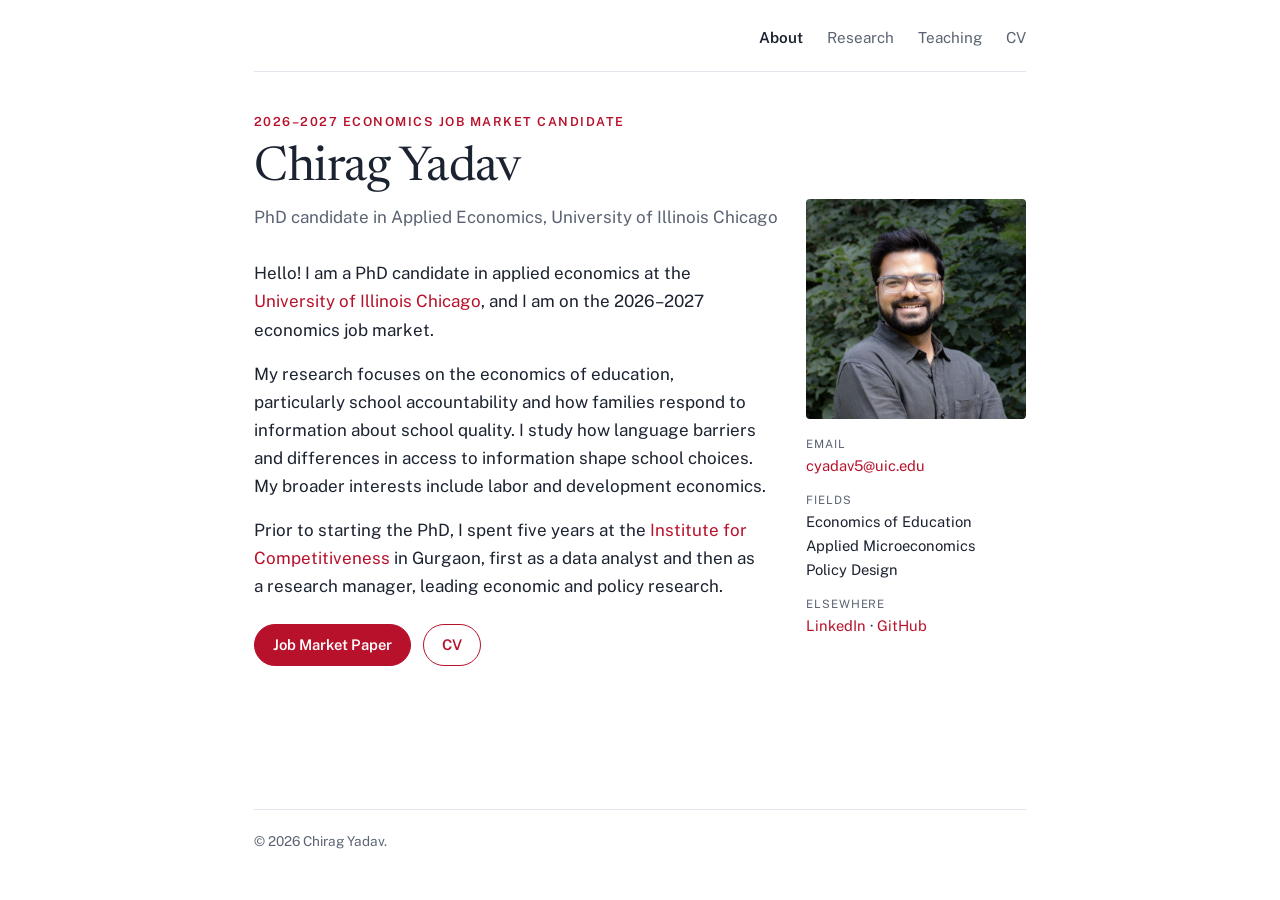
<file: index.html>
<!doctype html>
<html lang="en">
<head>
<meta charset="utf-8">
<meta name="viewport" content="width=device-width, initial-scale=1">
<title>Chirag Yadav</title>
<link rel="icon" href="/favicon.png" type="image/png">
<meta property="og:site_name" content="Chirag Yadav">
<script type="application/ld+json">
{"@context": "https://schema.org", "@type": "WebSite", "name": "Chirag Yadav", "url": "https://chirag-ydv.github.io/"}
</script>
<meta name="description" content="Chirag Yadav is a PhD candidate in applied economics at the University of Illinois Chicago, specializing in applied microeconomic topics.">
<link rel="stylesheet" href="https://fonts.googleapis.com/css2?family=Newsreader:opsz,wght@6..72,400;6..72,500;6..72,600&family=Public+Sans:ital,wght@0,400;0,600;1,400&display=swap">
<link rel="stylesheet" href="assets/css/main.css">
</head>
<body>
<div class="site page-about">
<nav class="nav" aria-label="Main">
  <a class="brand" href="./">Chirag Yadav</a>
  <ul>
    <li><a data-nav="about" href="./" aria-current="page">About</a></li>
    <li><a data-nav="research" href="research/">Research</a></li>
    <li><a data-nav="teaching" href="teaching/">Teaching</a></li>
    <li><a href="assets/pdf/Chirag_Yadav_CV.pdf" target="_blank" rel="noopener">CV</a></li>
  </ul>
</nav><main id="about">
<header>
    <p style="margin:0 0 10px; font-size:0.78rem; font-weight:600; text-transform:uppercase; letter-spacing:0.12em; color:var(--accent)">2026&ndash;2027 Economics Job Market Candidate</p>
  <h1>Chirag Yadav</h1>
  <p class="lede">PhD candidate in Applied Economics, University of Illinois Chicago</p>
</header>
<div class="about">
  <div class="text">
    <p>Hello! I am a PhD candidate in applied economics at the <a href="https://econ.uic.edu/">University of Illinois Chicago</a>, and I am on the 2026–2027 economics job market.</p>
    <p>My research focuses on the economics of education, particularly school accountability and how families respond to information about school quality. I study how language barriers and differences in access to information shape school choices. My broader interests include labor and development economics.</p>
    <p>Prior to starting the PhD, I spent five years at the <a href="https://www.competitiveness.in/">Institute for Competitiveness</a> in Gurgaon, first as a data analyst and then as a research manager, leading economic and policy research. </p>
      <p style="display:flex; flex-wrap:wrap; gap:12px; margin-top:8px">
      <a href="assets/pdf/Chirag_Yadav_JMP.pdf" target="_blank" rel="noopener" style="padding:8px 18px; border:1px solid var(--accent); border-radius:999px; font-size:0.92rem; font-weight:600; text-decoration:none; background:var(--accent); color:var(--bg)">Job Market Paper</a>
      <a href="assets/pdf/Chirag_Yadav_CV.pdf" target="_blank" rel="noopener" style="padding:8px 18px; border:1px solid var(--accent); border-radius:999px; font-size:0.92rem; font-weight:600; text-decoration:none">CV</a>
    </p>
  </div>
  <aside class="side">
    <img src="assets/img/profile.jpg" alt="Chirag Yadav" onerror="this.remove()">
    <dl>
      <div><dt>Email</dt><dd><a href="mailto:cyadav5@uic.edu">cyadav5@uic.edu</a></dd></div>
      <div><dt>Fields</dt><dd>Economics of Education<br>Applied Microeconomics<br>Policy Design</dd></div>
      <div><dt>Elsewhere</dt><dd><a href="https://www.linkedin.com/in/chirag93" target="_blank" rel="noopener">LinkedIn</a> &middot; <a href="https://github.com/chirag-ydv" target="_blank" rel="noopener">GitHub</a></dd></div>
    </dl>
  </aside>
</div>
</main>
<footer>&copy; 2026 Chirag Yadav.</footer>
</div>
</body>
</html>
</file>
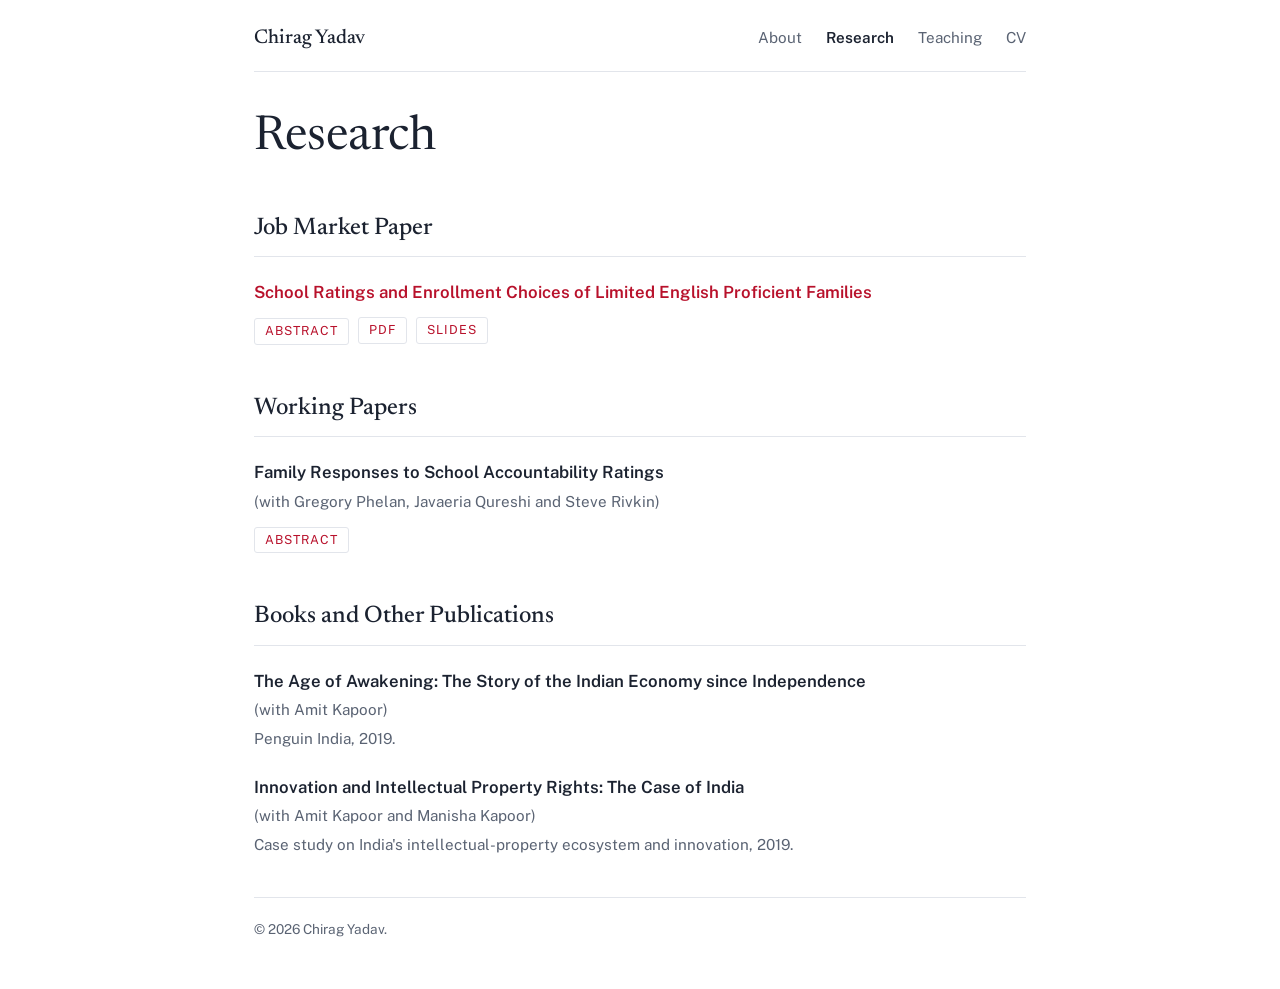
<file: research/index.html>
<!doctype html>
<html lang="en">
<head>
<meta charset="utf-8">
<meta name="viewport" content="width=device-width, initial-scale=1">
<title>Research | Chirag Yadav</title>
  <link rel="icon" href="/favicon.png" type="image/png">
<meta name="description" content="Chirag Yadav is a PhD candidate in applied economics at the University of Illinois Chicago, working on labor economics and the economics of education.">
<link rel="stylesheet" href="https://fonts.googleapis.com/css2?family=Newsreader:opsz,wght@6..72,400;6..72,500;6..72,600&family=Public+Sans:ital,wght@0,400;0,600;1,400&display=swap">
<link rel="stylesheet" href="../assets/css/main.css">
</head>
<body>
<div class="site page-research">
<nav class="nav" aria-label="Main">
  <a class="brand" href="../">Chirag Yadav</a>
  <ul>
    <li><a data-nav="about" href="../">About</a></li>
    <li><a data-nav="research" href="./" aria-current="page">Research</a></li>
    <li><a data-nav="teaching" href="../teaching/">Teaching</a></li>
    <li><a href="../assets/pdf/Chirag_Yadav_CV.pdf" target="_blank" rel="noopener">CV</a></li>
  </ul>
</nav><main id="research" class="research">
<h1>Research</h1>
<section class="group"><h2>Job Market Paper</h2>
<article class="paper"><p class="title"><a href="../assets/pdf/Chirag_Yadav_JMP.pdf" target="_blank" rel="noopener">School Ratings and Enrollment Choices of Limited English Proficient Families</a></p><div style="position:relative"><a href="../assets/pdf/Chirag_Yadav_JMP.pdf" target="_blank" rel="noopener" style="position:absolute; top:8px; left:104px; font-size:0.78rem; text-transform:uppercase; letter-spacing:0.08em; border:1px solid var(--rule); border-radius:3px; padding:2px 10px; text-decoration:none">PDF</a><a href="../assets/pdf/Chirag_Yadav_JMP_Slides.pdf" target="_blank" rel="noopener" style="position:absolute; top:8px; left:162px; font-size:0.78rem; text-transform:uppercase; letter-spacing:0.08em; border:1px solid var(--rule); border-radius:3px; padding:2px 10px; text-decoration:none">Slides</a><details><summary>Abstract</summary><p>Do school accountability ratings help families make school choices when they face language barriers? Using student-level administrative data from Texas elementary schools and a regression discontinuity design around rating thresholds, I find little evidence that higher ratings affect Hispanic Limited English Proficient (LEP) students’ enrollment. At the highest threshold, non-LEP enrollment increases by 1.9 percent and incoming transfers rise by 1.5 percentage points, although differences in responses between Hispanic LEP and non-LEP students are not statistically significant. Hispanic LEP students appear more responsive in schools with high LEP concentration. The findings suggest that public disclosure of school-quality information may have uneven effects across families facing different information and choice frictions.</p></details></div></article>
</section>
<section class="group"><h2>Working Papers</h2>
<article class="paper"><p class="title">Family Responses to School Accountability Ratings</p><p class="meta">(with Gregory Phelan, Javaeria Qureshi and Steve Rivkin)</p><details><summary>Abstract</summary><p>We use a regression discontinuity design around Texas accountability-rating thresholds to estimate how school-quality information affects enrollment and student mobility. We find that higher ratings increase enrollment primarily through incoming transfers and new entrants, with stronger responses when ratings are more informative about families' own student groups.</p></details></article>
</section>
<section class="group"><h2>Books and Other Publications</h2>
<article class="paper"><p class="title">The Age of Awakening: The Story of the Indian Economy since Independence</p><p class="meta">(with Amit Kapoor)</p><p class="meta">Penguin India, 2019.</p></article>
<article class="paper"><p class="title">Innovation and Intellectual Property Rights: The Case of India</p><p class="meta">(with Amit Kapoor and Manisha Kapoor)</p><p class="meta">Case study on India's intellectual-property ecosystem and innovation, 2019.</p></article>
</section>
</main>
<footer>&copy; 2026 Chirag Yadav.</footer>
</div>
</body>
</html>
</file>
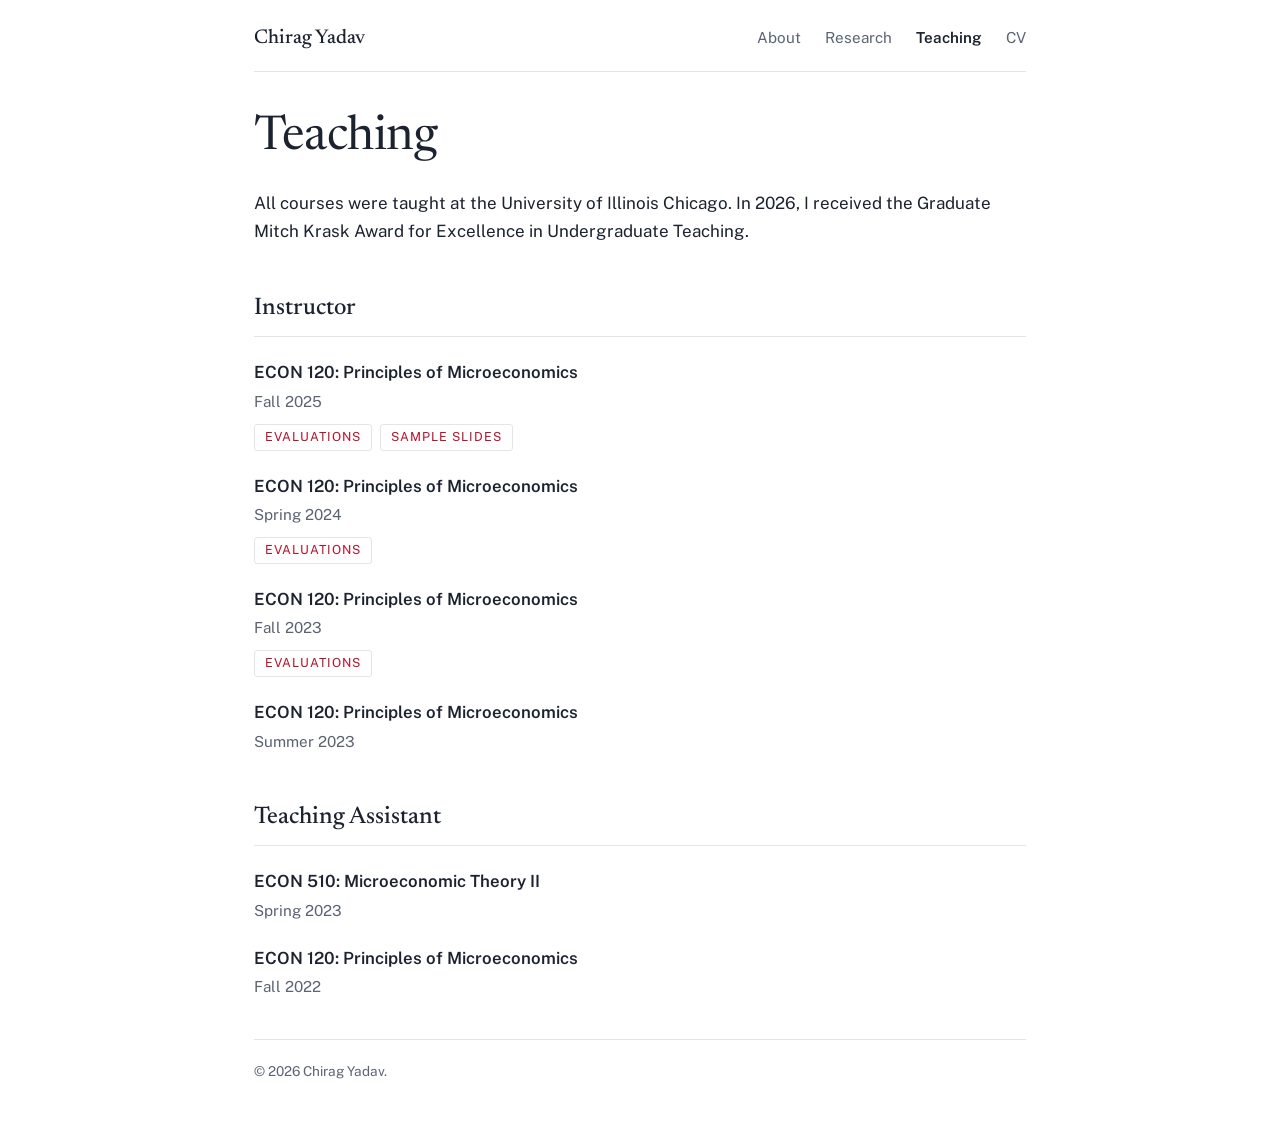
<file: teaching/index.html>
<!doctype html>
<html lang="en">
<head>
<meta charset="utf-8">
<meta name="viewport" content="width=device-width, initial-scale=1">
<title>Teaching | Chirag Yadav</title>
<link rel="icon" href="/favicon.png" type="image/png">
<meta name="description" content="Courses taught by Chirag Yadav at the University of Illinois Chicago, with teaching evaluations and sample slides.">
<link rel="stylesheet" href="https://fonts.googleapis.com/css2?family=Newsreader:opsz,wght@6..72,400;6..72,500;6..72,600&family=Public+Sans:ital,wght@0,400;0,600;1,400&display=swap">
<link rel="stylesheet" href="../assets/css/main.css">
</head>
<body>
<div class="site page-teaching">
<nav class="nav" aria-label="Main">
  <a class="brand" href="../">Chirag Yadav</a>
  <ul>
    <li><a data-nav="about" href="../">About</a></li>
    <li><a data-nav="research" href="../research/">Research</a></li>
    <li><a data-nav="teaching" href="./" aria-current="page">Teaching</a></li>
    <li><a href="../assets/pdf/Chirag_Yadav_CV.pdf" target="_blank" rel="noopener">CV</a></li>
  </ul>
</nav><main id="teaching" class="research">
<h1>Teaching</h1>
<p style="margin:-20px 0 0">All courses were taught at the University of Illinois Chicago. In 2026, I received the Graduate Mitch Krask Award for Excellence in Undergraduate Teaching.</p>
<section class="group"><h2>Instructor</h2>
<article class="paper"><p class="title">ECON 120: Principles of Microeconomics</p><p class="meta">Fall 2025</p><p style="display:flex; flex-wrap:wrap; gap:8px; margin-top:6px"><a href="../assets/pdf/Evaluations_Fall_2025.pdf" target="_blank" rel="noopener" style="font-size:0.78rem; text-transform:uppercase; letter-spacing:0.08em; border:1px solid var(--rule); border-radius:3px; padding:2px 10px; text-decoration:none">Evaluations</a><a href="../assets/pdf/Slides_Fall_2025.pdf" target="_blank" rel="noopener" style="font-size:0.78rem; text-transform:uppercase; letter-spacing:0.08em; border:1px solid var(--rule); border-radius:3px; padding:2px 10px; text-decoration:none">Sample Slides</a></p></article>
<article class="paper"><p class="title">ECON 120: Principles of Microeconomics</p><p class="meta">Spring 2024</p><p style="display:flex; flex-wrap:wrap; gap:8px; margin-top:6px"><a href="../assets/pdf/Evaluations_Spring_2024.pdf" target="_blank" rel="noopener" style="font-size:0.78rem; text-transform:uppercase; letter-spacing:0.08em; border:1px solid var(--rule); border-radius:3px; padding:2px 10px; text-decoration:none">Evaluations</a></p></article>
<article class="paper"><p class="title">ECON 120: Principles of Microeconomics</p><p class="meta">Fall 2023</p><p style="display:flex; flex-wrap:wrap; gap:8px; margin-top:6px"><a href="../assets/pdf/Evaluations_Fall_2023.pdf" target="_blank" rel="noopener" style="font-size:0.78rem; text-transform:uppercase; letter-spacing:0.08em; border:1px solid var(--rule); border-radius:3px; padding:2px 10px; text-decoration:none">Evaluations</a></p></article>
<article class="paper"><p class="title">ECON 120: Principles of Microeconomics</p><p class="meta">Summer 2023</p></article>
</section>
<section class="group"><h2>Teaching Assistant</h2>
<article class="paper"><p class="title">ECON 510: Microeconomic Theory II</p><p class="meta">Spring 2023</p></article>
<article class="paper"><p class="title">ECON 120: Principles of Microeconomics</p><p class="meta">Fall 2022</p></article>
</section>
</main>
<footer>&copy; 2026 Chirag Yadav.</footer>
</div>
</body>
</html>
</file>
<file: assets/css/main.css>
html, body { height: 100% }

/* Layout: one narrow reading column under a thin nav bar; whitespace does the work, rules only between sections. */
:root {
  --bg: #ffffff; --fg: #1b2230; --muted: #5a6373; --rule: #e2e5eb; --wash: #f5f6f9; --accent: #b8112b;
  --display: "Newsreader", "Iowan Old Style", Georgia, serif;
  --body: "Public Sans", -apple-system, "Segoe UI", Helvetica, Arial, sans-serif;
}
@media (prefers-color-scheme: dark) {
  :root:not([data-theme="light"]) { --bg: #12161d; --fg: #e6e9ef; --muted: #9aa3b3; --rule: #2a313d; --wash: #1a2029; --accent: #ff7a8a; color-scheme: dark }
}
:root[data-theme="dark"] { --bg: #12161d; --fg: #e6e9ef; --muted: #9aa3b3; --rule: #2a313d; --wash: #1a2029; --accent: #ff7a8a; color-scheme: dark }
* { box-sizing: border-box }
body { margin: 0; background: var(--bg); color: var(--fg); font-family: var(--body); font-size: 17px; line-height: 1.65; -webkit-font-smoothing: antialiased }
.site { max-width: 820px; margin: 0 auto; padding-inline: 24px; padding-block: 0 48px; display: flex; flex-direction: column; gap: 40px; min-height: 100% }
a { color: var(--accent); text-decoration: none }
a:hover { text-decoration: underline; text-underline-offset: 3px }
a:focus-visible, summary:focus-visible { outline: 2px solid var(--accent); outline-offset: 3px; border-radius: 2px }
.nav { display: flex; flex-wrap: wrap; align-items: baseline; justify-content: space-between; gap: 8px 24px; padding-block: 22px 16px; border-bottom: 1px solid var(--rule) }
.brand { font-family: var(--display); font-size: 1.25rem; font-weight: 500; color: var(--fg) }
.page-about .brand { visibility: hidden }
.nav ul { list-style: none; display: flex; gap: 24px; margin: 0 0 0 auto; padding: 0 }
.nav ul a { color: var(--muted); font-size: 0.95rem }
.nav ul a[aria-current="page"] { color: var(--fg); font-weight: 600 }
main { display: flex; flex-direction: column; gap: 28px }
h1 { font-family: var(--display); font-weight: 400; font-size: clamp(2.2rem, 6vw, 3rem); line-height: 1.1; margin: 0; text-wrap: balance; letter-spacing: -0.01em }
.lede { color: var(--muted); margin: 8px 0 0 }
.about { display: grid; grid-template-columns: minmax(0, 1fr) 220px; gap: 40px; align-items: start }
.about .text { display: flex; flex-direction: column; gap: 16px; min-width: 0 }
.about p, .paper p { margin: 0 }
.side { display: flex; flex-direction: column; gap: 16px; font-size: 0.92rem }
.side img { width: 100%; aspect-ratio: 1; object-fit: cover; border-radius: 4px }
.side dl { margin: 0; display: flex; flex-direction: column; gap: 12px }
.side dt { color: var(--muted); font-size: 0.72rem; text-transform: uppercase; letter-spacing: 0.08em }
.side dd { margin: 0; overflow-wrap: anywhere }
h2 { font-family: var(--display); font-weight: 500; font-size: 1.5rem; margin: 0; padding-bottom: 8px; border-bottom: 1px solid var(--rule) }
.group { display: flex; flex-direction: column; gap: 24px }
.research { display: flex; flex-direction: column; gap: 44px }
.paper { display: flex; flex-direction: column; gap: 4px }
.paper .title { font-weight: 600; font-size: 1.05rem; line-height: 1.4; text-wrap: balance }
.paper .meta { color: var(--muted); font-size: 0.95rem }
details { margin-top: 6px }
summary { cursor: pointer; display: inline-block; list-style: none; font-size: 0.78rem; text-transform: uppercase; letter-spacing: 0.08em; color: var(--accent); border: 1px solid var(--rule); border-radius: 3px; padding: 2px 10px }
summary::-webkit-details-marker { display: none }
details[open] summary { background: var(--wash) }
details p { margin-top: 12px; padding: 14px 16px; background: var(--wash); border-radius: 4px; font-size: 0.95rem }
footer { margin-top: auto; padding-top: 20px; border-top: 1px solid var(--rule); color: var(--muted); font-size: 0.85rem }
@media (max-width: 640px) {
  body { font-size: 16px }
  .about { grid-template-columns: minmax(0, 1fr); gap: 28px }
  .side img { max-width: 180px }
  .page-about .brand { display: none }
}
@media (min-width: 900px) {
  .side { margin-top: -60px }
}
</file>
